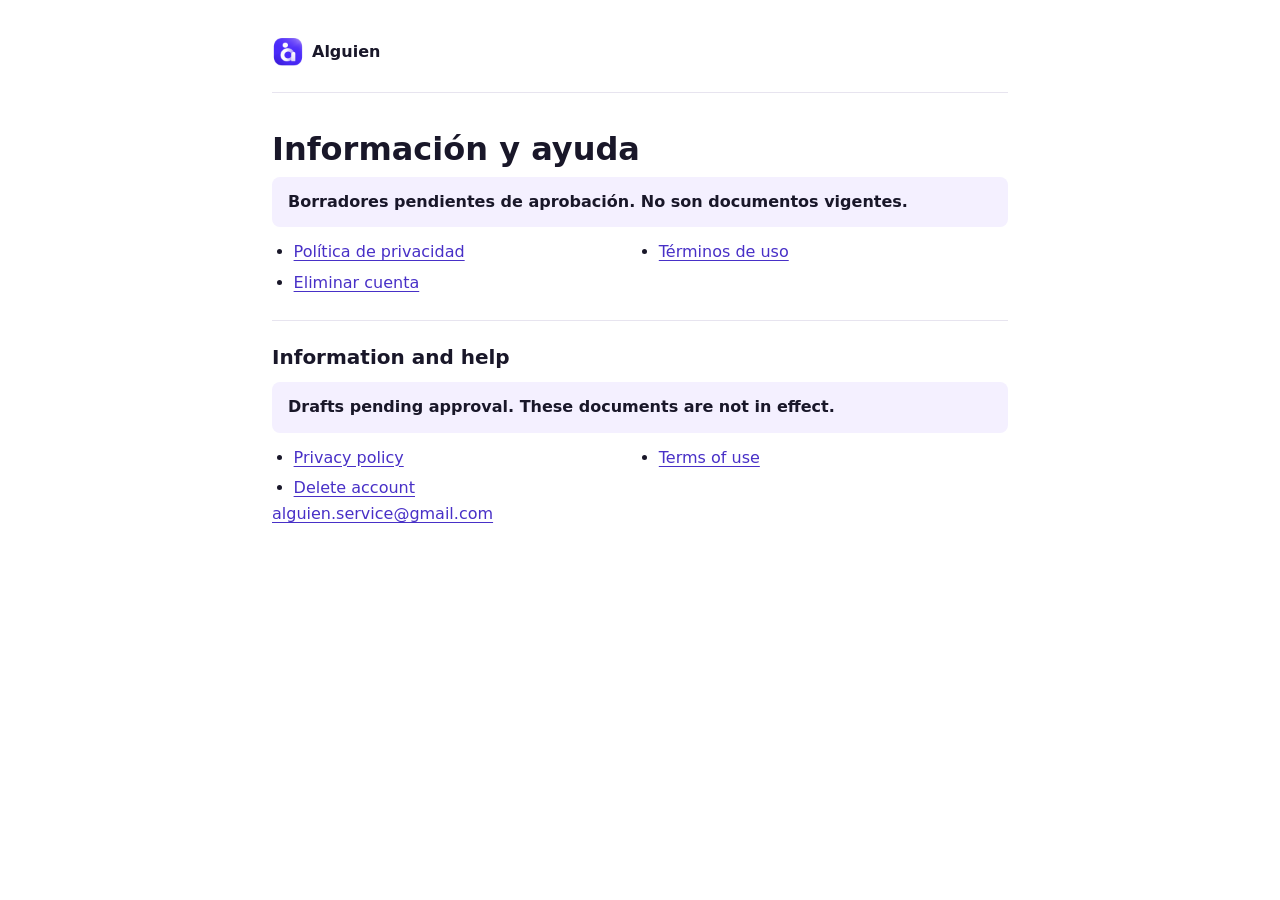
<file: index.html>
<!doctype html>
<html lang="es">
<meta charset="utf-8">
<meta name="viewport" content="width=device-width, initial-scale=1">
<meta name="robots" content="noindex, nofollow">
<title>Alguien</title>
<link rel="stylesheet" href="legal.css">
<main>
<header class="page-header"><span class="brand">Alguien</span></header>
<nav class="index" aria-label="Español" lang="es">
<h1>Información y ayuda</h1>
<p class="draft">Borradores pendientes de aprobación. No son documentos vigentes.</p>
<ul><li><a href="privacidad/">Política de privacidad</a></li>
<li><a href="terminos/">Términos de uso</a></li>
<li><a href="eliminar-cuenta/">Eliminar cuenta</a></li></ul>
</nav>
<nav class="index" aria-label="English" lang="en">
<h2>Information and help</h2>
<p class="draft">Drafts pending approval. These documents are not in effect.</p>
<ul><li><a href="en/privacy/">Privacy policy</a></li>
<li><a href="en/terms/">Terms of use</a></li>
<li><a href="en/delete-account/">Delete account</a></li></ul>
</nav>
<p><a href="mailto:alguien.service@gmail.com">alguien.service@gmail.com</a></p>
</main></html>
</file>
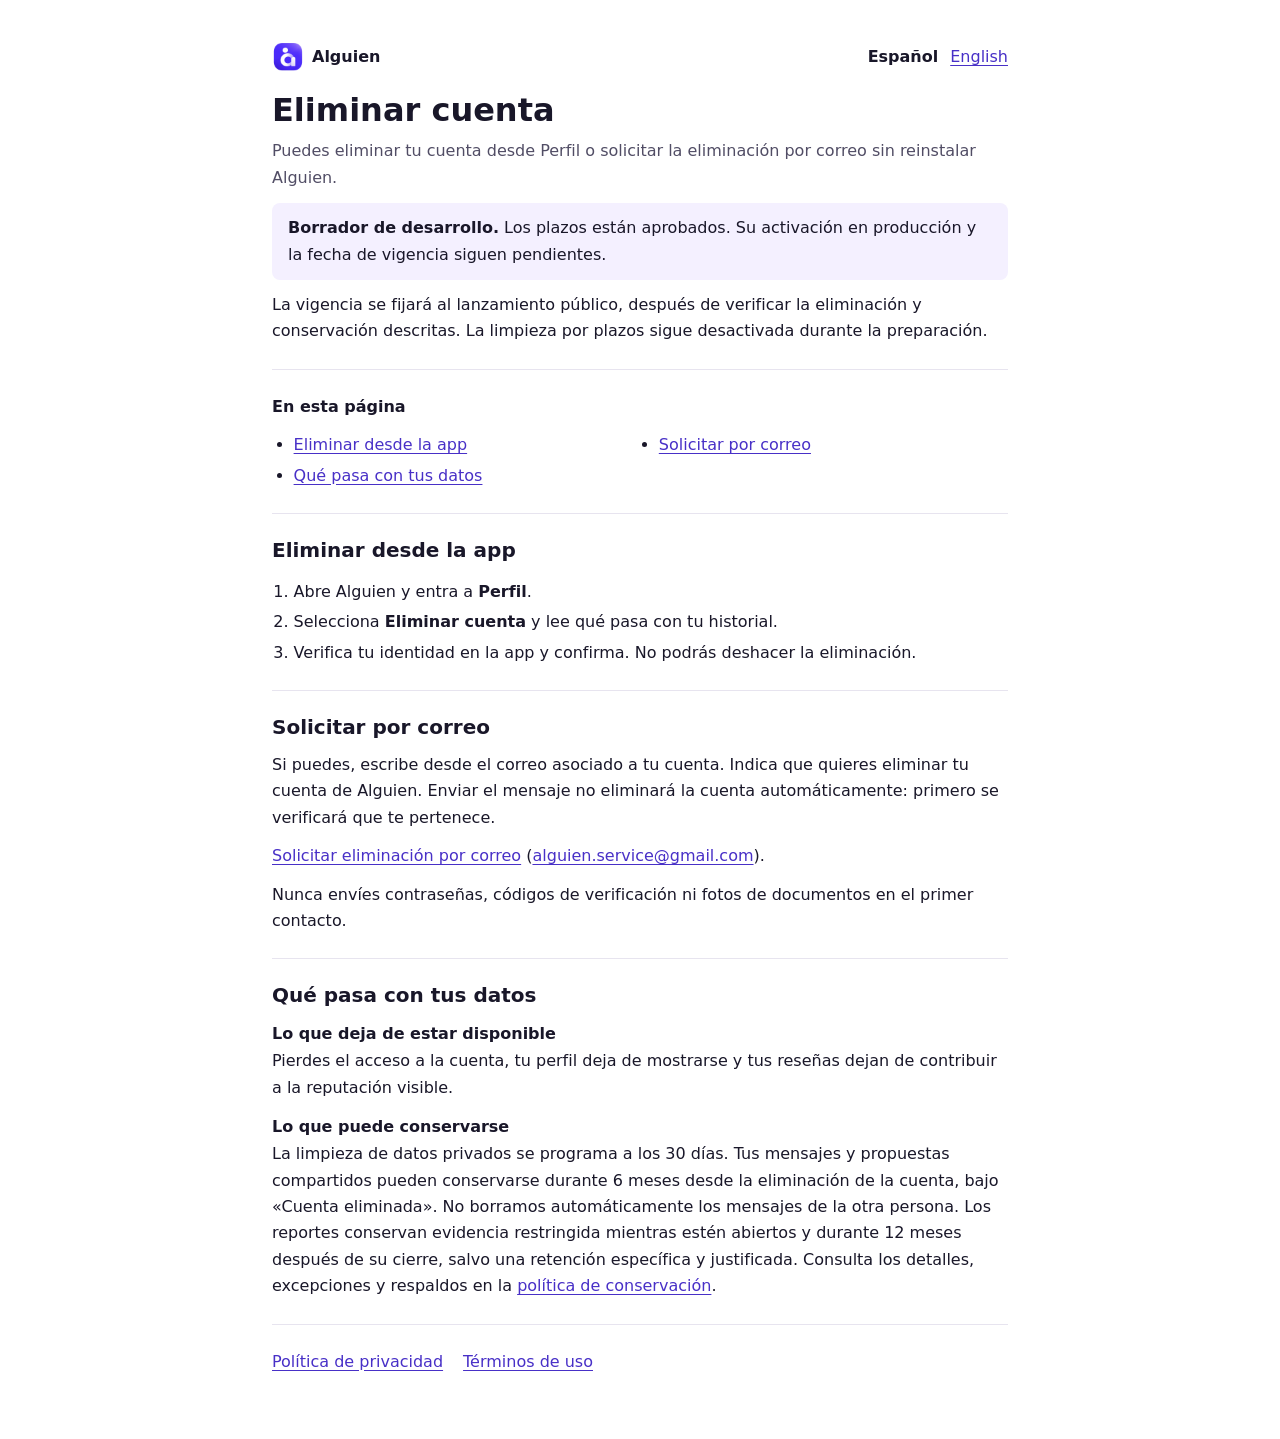
<file: eliminar-cuenta/index.html>
<!doctype html>
<html lang="es">
<meta charset="utf-8">
<meta name="viewport" content="width=device-width, initial-scale=1">
<meta name="robots" content="noindex, nofollow">
<title>Eliminar cuenta | Alguien</title>
<link rel="stylesheet" href="../legal.css?v=2">
<main>
  <header class="page-header">
    <a class="brand" href="../">Alguien</a>
    <nav class="languages" aria-label="Idioma">
      <span aria-current="page">Español</span>
      <a href="../en/delete-account/" lang="en" hreflang="en">English</a>
    </nav>
  </header>
  <h1>Eliminar cuenta</h1>
  <p class="summary">Puedes eliminar tu cuenta desde Perfil o solicitar la eliminación por correo sin reinstalar Alguien.</p>
  <p class="draft"><strong>Borrador de desarrollo.</strong> Los plazos están aprobados. Su activación en producción y la fecha de vigencia siguen pendientes.</p>
  <p>La vigencia se fijará al lanzamiento público, después de verificar la eliminación y conservación descritas. La limpieza por plazos sigue desactivada durante la preparación.</p>
  <nav class="index" aria-label="En esta página">
    <p>En esta página</p>
    <ul>
      <li><a href="#desde-la-app">Eliminar desde la app</a></li>
      <li><a href="#por-correo">Solicitar por correo</a></li>
      <li><a href="#despues">Qué pasa con tus datos</a></li>
    </ul>
  </nav>
  <section id="desde-la-app">
    <h2>Eliminar desde la app</h2>
    <ol>
      <li>Abre Alguien y entra a <strong>Perfil</strong>.</li>
      <li>Selecciona <strong>Eliminar cuenta</strong> y lee qué pasa con tu historial.</li>
      <li>Verifica tu identidad en la app y confirma. No podrás deshacer la eliminación.</li>
    </ol>
  </section>
  <section id="por-correo">
    <h2>Solicitar por correo</h2>
    <p>Si puedes, escribe desde el correo asociado a tu cuenta. Indica que quieres eliminar tu cuenta de Alguien. Enviar el mensaje no eliminará la cuenta automáticamente: primero se verificará que te pertenece.</p>
    <p><a href="mailto:alguien.service@gmail.com?subject=Solicitud%20de%20eliminaci%C3%B3n%20de%20cuenta%20de%20Alguien">Solicitar eliminación por correo</a> (<a href="mailto:alguien.service@gmail.com">alguien.service@gmail.com</a>).</p>
    <p>Nunca envíes contraseñas, códigos de verificación ni fotos de documentos en el primer contacto.</p>
  </section>
  <section id="despues">
    <h2>Qué pasa con tus datos</h2>
    <h3>Lo que deja de estar disponible</h3>
    <p>Pierdes el acceso a la cuenta, tu perfil deja de mostrarse y tus reseñas dejan de contribuir a la reputación visible.</p>
    <h3>Lo que puede conservarse</h3>
    <p>La limpieza de datos privados se programa a los 30 días. Tus mensajes y propuestas compartidos pueden conservarse durante 6 meses desde la eliminación de la cuenta, bajo «Cuenta eliminada». No borramos automáticamente los mensajes de la otra persona. Los reportes conservan evidencia restringida mientras estén abiertos y durante 12 meses después de su cierre, salvo una retención específica y justificada. Consulta los detalles, excepciones y respaldos en la <a href="../privacidad/#conservacion">política de conservación</a>.</p>
  </section>
  <nav class="related" aria-label="Documentos relacionados">
    <a href="../privacidad/">Política de privacidad</a>
    <a href="../terminos/">Términos de uso</a>
  </nav>
</main>
</html>
</file>
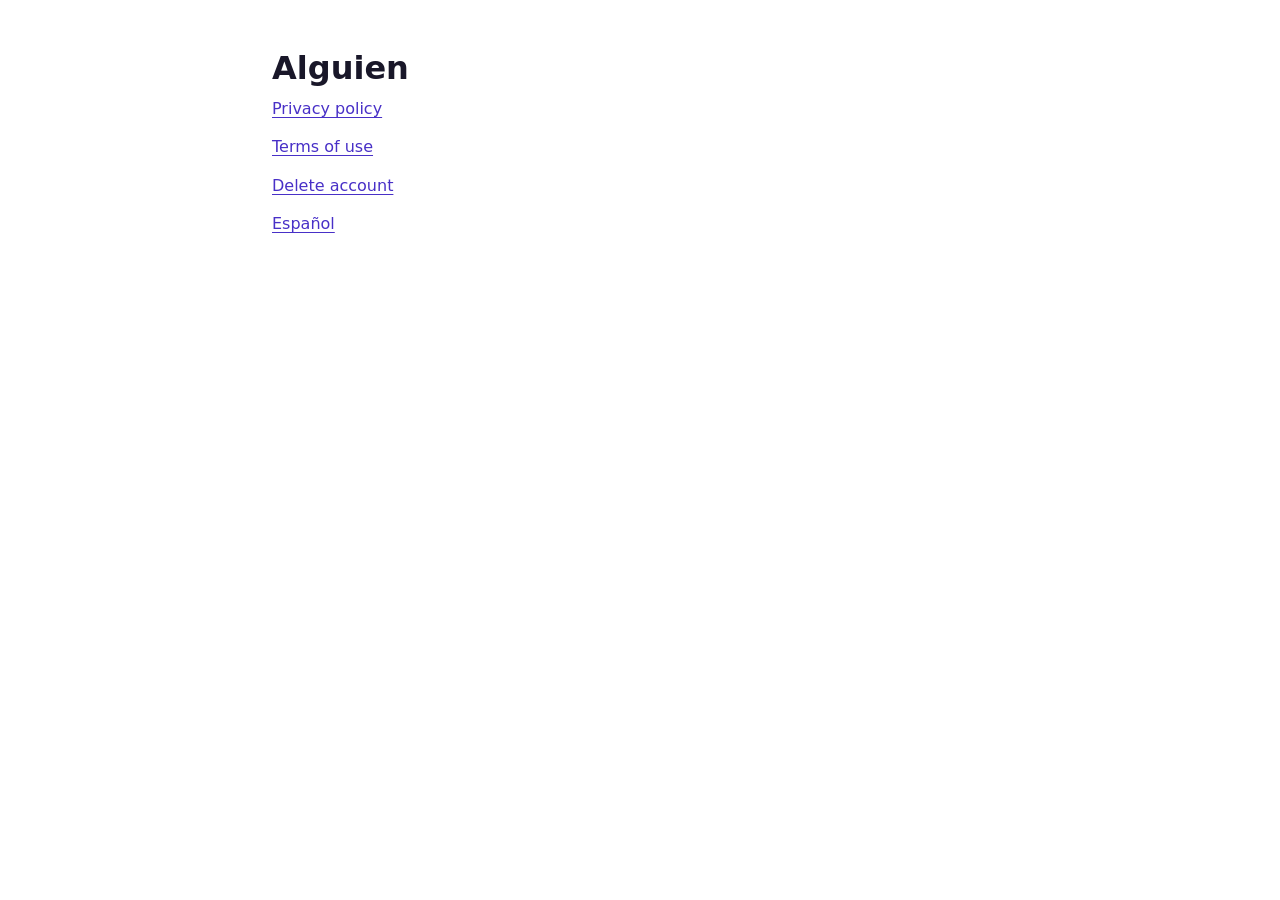
<file: en/index.html>
<!doctype html>
<html lang="en"><meta charset="utf-8">
<meta name="viewport" content="width=device-width, initial-scale=1">
<meta name="robots" content="noindex, nofollow">
<title>Alguien</title><link rel="stylesheet" href="../legal.css">
<main><h1>Alguien</h1><nav aria-label="Legal documents">
<p><a href="privacy/">Privacy policy</a></p>
<p><a href="terms/">Terms of use</a></p>
<p><a href="delete-account/">Delete account</a></p>
<p><a href="../" lang="es">Español</a></p>
</nav></main></html>
</file>
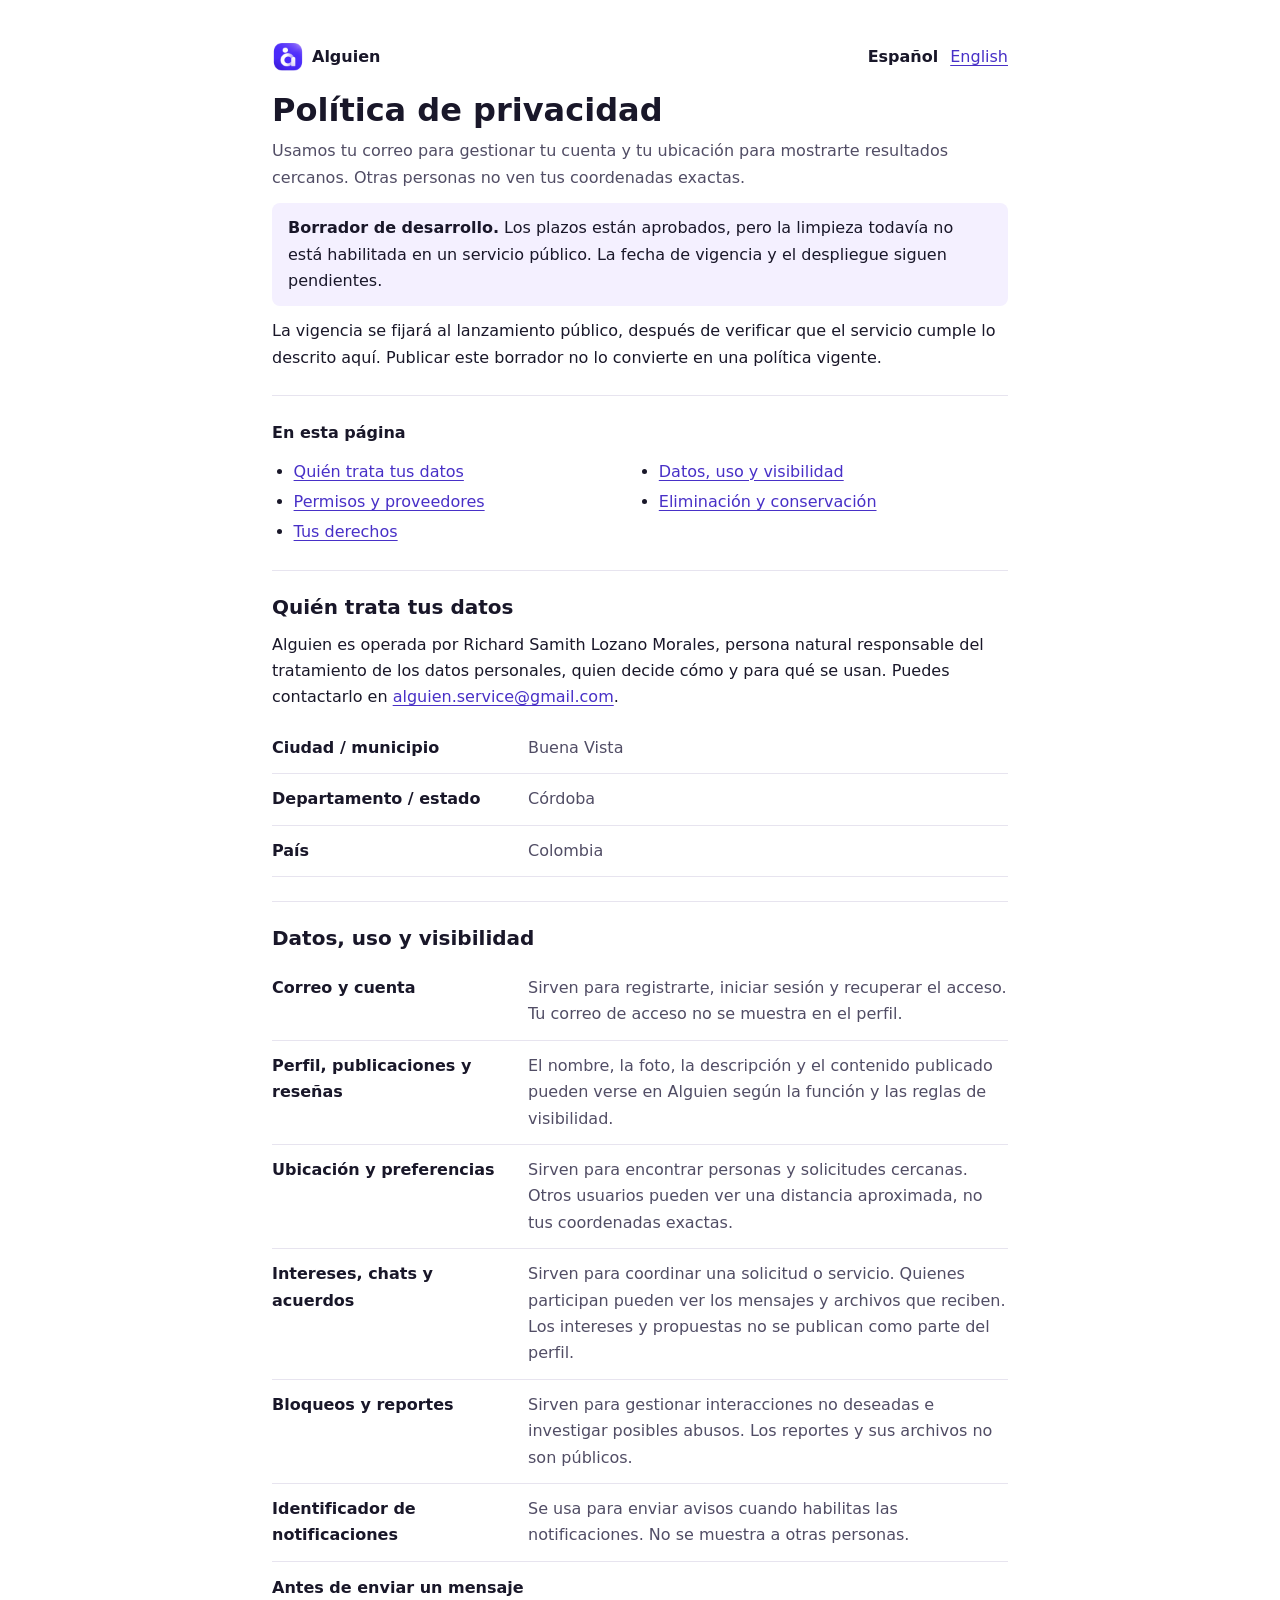
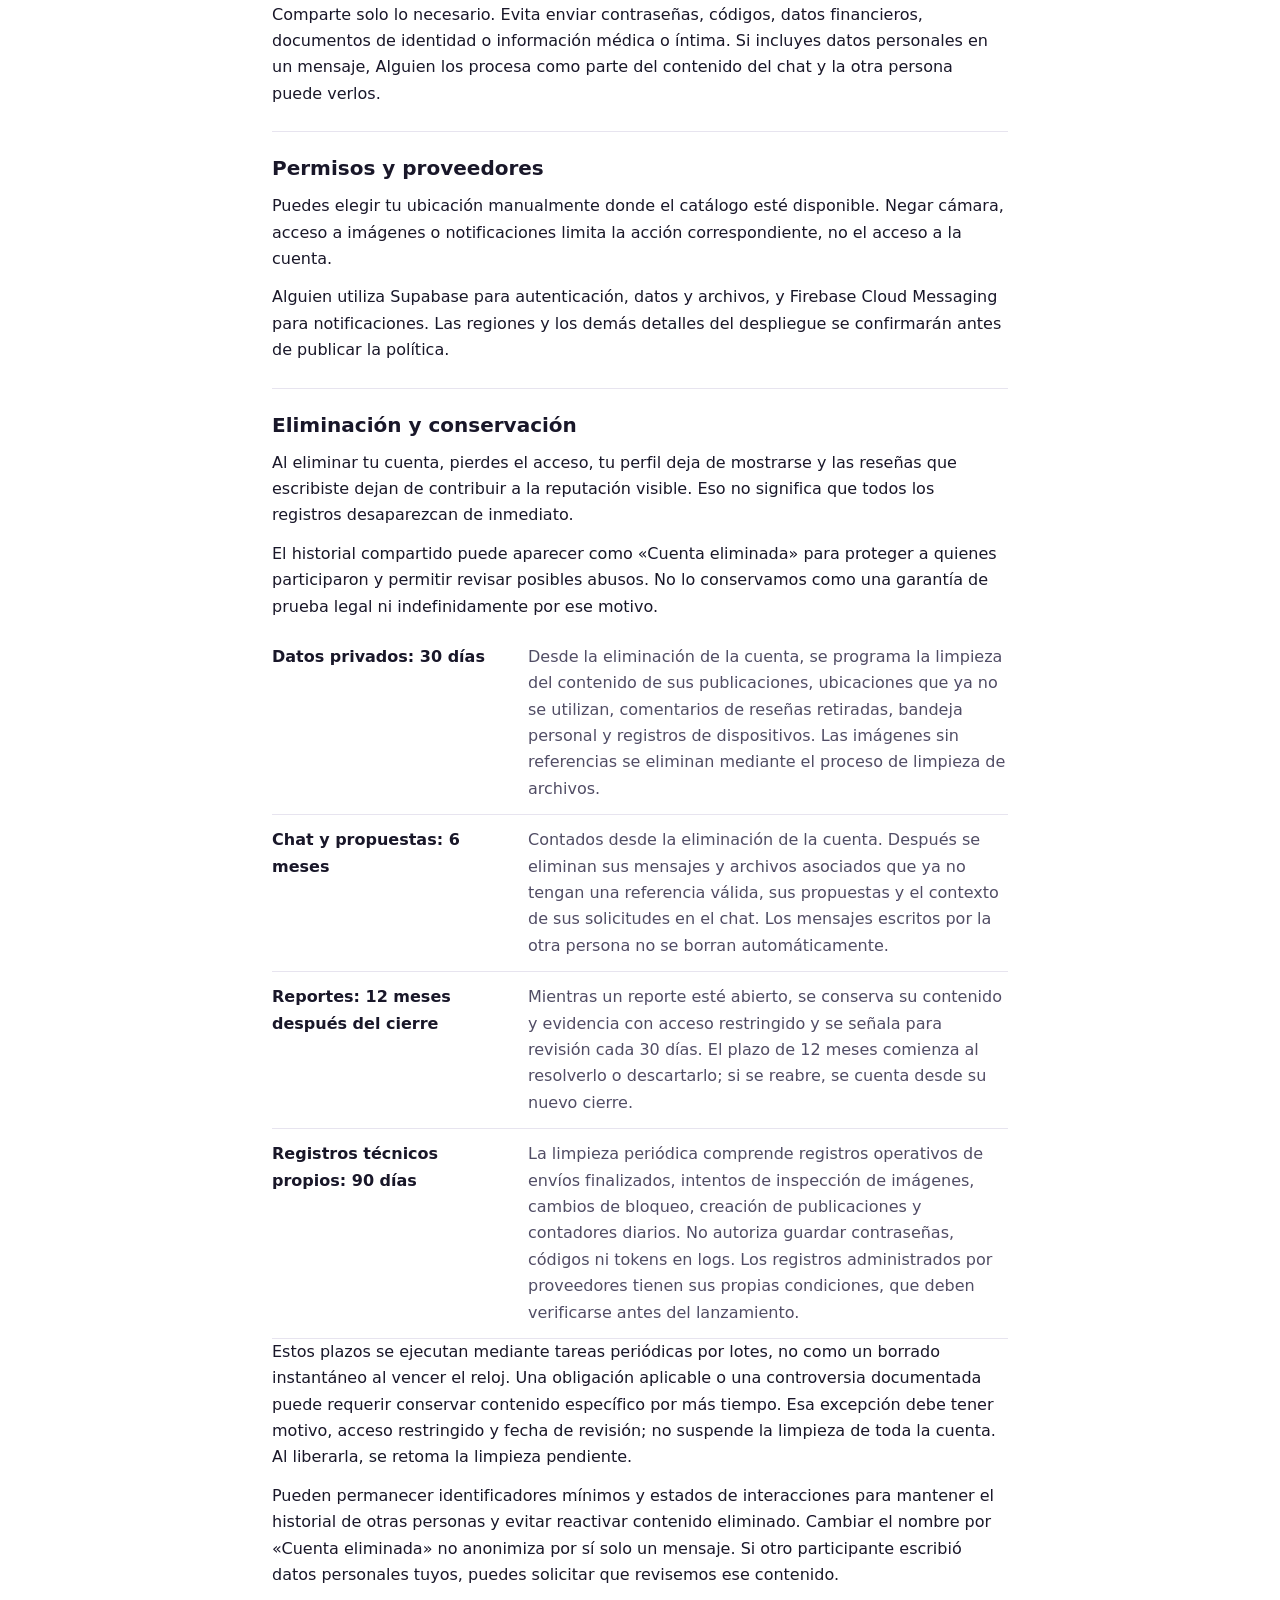
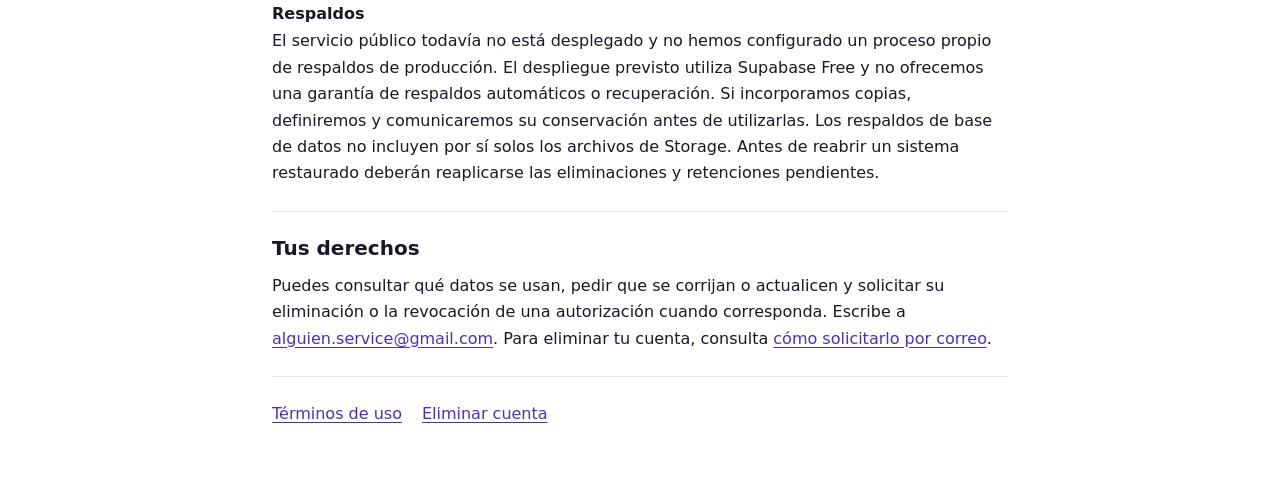
<file: privacidad/index.html>
<!doctype html>
<html lang="es">
<meta charset="utf-8">
<meta name="viewport" content="width=device-width, initial-scale=1">
<meta name="robots" content="noindex, nofollow">
<title>Política de privacidad | Alguien</title>
<link rel="stylesheet" href="../legal.css?v=2">
<main>
  <header class="page-header">
    <a class="brand" href="../">Alguien</a>
    <nav class="languages" aria-label="Idioma">
      <span aria-current="page">Español</span>
      <a href="../en/privacy/" lang="en" hreflang="en">English</a>
    </nav>
  </header>
  <h1>Política de privacidad</h1>
  <p class="summary">Usamos tu correo para gestionar tu cuenta y tu ubicación para mostrarte resultados cercanos. Otras personas no ven tus coordenadas exactas.</p>
  <p class="draft"><strong>Borrador de desarrollo.</strong> Los plazos están aprobados, pero la limpieza todavía no está habilitada en un servicio público. La fecha de vigencia y el despliegue siguen pendientes.</p>
  <p>La vigencia se fijará al lanzamiento público, después de verificar que el servicio cumple lo descrito aquí. Publicar este borrador no lo convierte en una política vigente.</p>
  <nav class="index" aria-label="En esta página">
    <p>En esta página</p>
    <ul>
      <li><a href="#responsable">Quién trata tus datos</a></li>
      <li><a href="#datos">Datos, uso y visibilidad</a></li>
      <li><a href="#permisos">Permisos y proveedores</a></li>
      <li><a href="#conservacion">Eliminación y conservación</a></li>
      <li><a href="#derechos">Tus derechos</a></li>
    </ul>
  </nav>
  <section id="responsable">
    <h2>Quién trata tus datos</h2>
    <p>Alguien es operada por Richard Samith Lozano Morales, persona natural responsable del tratamiento de los datos personales, quien decide cómo y para qué se usan. Puedes contactarlo en <a href="mailto:alguien.service@gmail.com">alguien.service@gmail.com</a>.</p>
    <dl class="data-list">
      <div><dt>Ciudad / municipio</dt><dd>Buena Vista</dd></div>
      <div><dt>Departamento / estado</dt><dd>Córdoba</dd></div>
      <div><dt>País</dt><dd>Colombia</dd></div>
    </dl>
  </section>
  <section id="datos">
    <h2>Datos, uso y visibilidad</h2>
    <dl class="data-list">
      <div><dt>Correo y cuenta</dt><dd>Sirven para registrarte, iniciar sesión y recuperar el acceso. Tu correo de acceso no se muestra en el perfil.</dd></div>
      <div><dt>Perfil, publicaciones y reseñas</dt><dd>El nombre, la foto, la descripción y el contenido publicado pueden verse en Alguien según la función y las reglas de visibilidad.</dd></div>
      <div><dt>Ubicación y preferencias</dt><dd>Sirven para encontrar personas y solicitudes cercanas. Otros usuarios pueden ver una distancia aproximada, no tus coordenadas exactas.</dd></div>
      <div><dt>Intereses, chats y acuerdos</dt><dd>Sirven para coordinar una solicitud o servicio. Quienes participan pueden ver los mensajes y archivos que reciben. Los intereses y propuestas no se publican como parte del perfil.</dd></div>
      <div><dt>Bloqueos y reportes</dt><dd>Sirven para gestionar interacciones no deseadas e investigar posibles abusos. Los reportes y sus archivos no son públicos.</dd></div>
      <div><dt>Identificador de notificaciones</dt><dd>Se usa para enviar avisos cuando habilitas las notificaciones. No se muestra a otras personas.</dd></div>
    </dl>
    <h3>Antes de enviar un mensaje</h3>
    <p>Comparte solo lo necesario. Evita enviar contraseñas, códigos, datos financieros, documentos de identidad o información médica o íntima. Si incluyes datos personales en un mensaje, Alguien los procesa como parte del contenido del chat y la otra persona puede verlos.</p>
  </section>
  <section id="permisos">
    <h2>Permisos y proveedores</h2>
    <p>Puedes elegir tu ubicación manualmente donde el catálogo esté disponible. Negar cámara, acceso a imágenes o notificaciones limita la acción correspondiente, no el acceso a la cuenta.</p>
    <p>Alguien utiliza Supabase para autenticación, datos y archivos, y Firebase Cloud Messaging para notificaciones. Las regiones y los demás detalles del despliegue se confirmarán antes de publicar la política.</p>
  </section>
  <section id="conservacion">
    <h2>Eliminación y conservación</h2>
    <p>Al eliminar tu cuenta, pierdes el acceso, tu perfil deja de mostrarse y las reseñas que escribiste dejan de contribuir a la reputación visible. Eso no significa que todos los registros desaparezcan de inmediato.</p>
    <p>El historial compartido puede aparecer como «Cuenta eliminada» para proteger a quienes participaron y permitir revisar posibles abusos. No lo conservamos como una garantía de prueba legal ni indefinidamente por ese motivo.</p>
    <dl class="data-list">
      <div><dt>Datos privados: 30 días</dt><dd>Desde la eliminación de la cuenta, se programa la limpieza del contenido de sus publicaciones, ubicaciones que ya no se utilizan, comentarios de reseñas retiradas, bandeja personal y registros de dispositivos. Las imágenes sin referencias se eliminan mediante el proceso de limpieza de archivos.</dd></div>
      <div><dt>Chat y propuestas: 6 meses</dt><dd>Contados desde la eliminación de la cuenta. Después se eliminan sus mensajes y archivos asociados que ya no tengan una referencia válida, sus propuestas y el contexto de sus solicitudes en el chat. Los mensajes escritos por la otra persona no se borran automáticamente.</dd></div>
      <div><dt>Reportes: 12 meses después del cierre</dt><dd>Mientras un reporte esté abierto, se conserva su contenido y evidencia con acceso restringido y se señala para revisión cada 30 días. El plazo de 12 meses comienza al resolverlo o descartarlo; si se reabre, se cuenta desde su nuevo cierre.</dd></div>
      <div><dt>Registros técnicos propios: 90 días</dt><dd>La limpieza periódica comprende registros operativos de envíos finalizados, intentos de inspección de imágenes, cambios de bloqueo, creación de publicaciones y contadores diarios. No autoriza guardar contraseñas, códigos ni tokens en logs. Los registros administrados por proveedores tienen sus propias condiciones, que deben verificarse antes del lanzamiento.</dd></div>
    </dl>
    <p>Estos plazos se ejecutan mediante tareas periódicas por lotes, no como un borrado instantáneo al vencer el reloj. Una obligación aplicable o una controversia documentada puede requerir conservar contenido específico por más tiempo. Esa excepción debe tener motivo, acceso restringido y fecha de revisión; no suspende la limpieza de toda la cuenta. Al liberarla, se retoma la limpieza pendiente.</p>
    <p>Pueden permanecer identificadores mínimos y estados de interacciones para mantener el historial de otras personas y evitar reactivar contenido eliminado. Cambiar el nombre por «Cuenta eliminada» no anonimiza por sí solo un mensaje. Si otro participante escribió datos personales tuyos, puedes solicitar que revisemos ese contenido.</p>
    <h3>Respaldos</h3>
    <p>El servicio público todavía no está desplegado y no hemos configurado un proceso propio de respaldos de producción. El despliegue previsto utiliza Supabase Free y no ofrecemos una garantía de respaldos automáticos o recuperación. Si incorporamos copias, definiremos y comunicaremos su conservación antes de utilizarlas. Los respaldos de base de datos no incluyen por sí solos los archivos de Storage. Antes de reabrir un sistema restaurado deberán reaplicarse las eliminaciones y retenciones pendientes.</p>
  </section>
  <section id="derechos">
    <h2>Tus derechos</h2>
    <p>Puedes consultar qué datos se usan, pedir que se corrijan o actualicen y solicitar su eliminación o la revocación de una autorización cuando corresponda. Escribe a <a href="mailto:alguien.service@gmail.com">alguien.service@gmail.com</a>. Para eliminar tu cuenta, consulta <a href="../eliminar-cuenta/#por-correo">cómo solicitarlo por correo</a>.</p>
  </section>
  <nav class="related" aria-label="Documentos relacionados">
    <a href="../terminos/">Términos de uso</a>
    <a href="../eliminar-cuenta/">Eliminar cuenta</a>
  </nav>
</main>
</html>
</file>
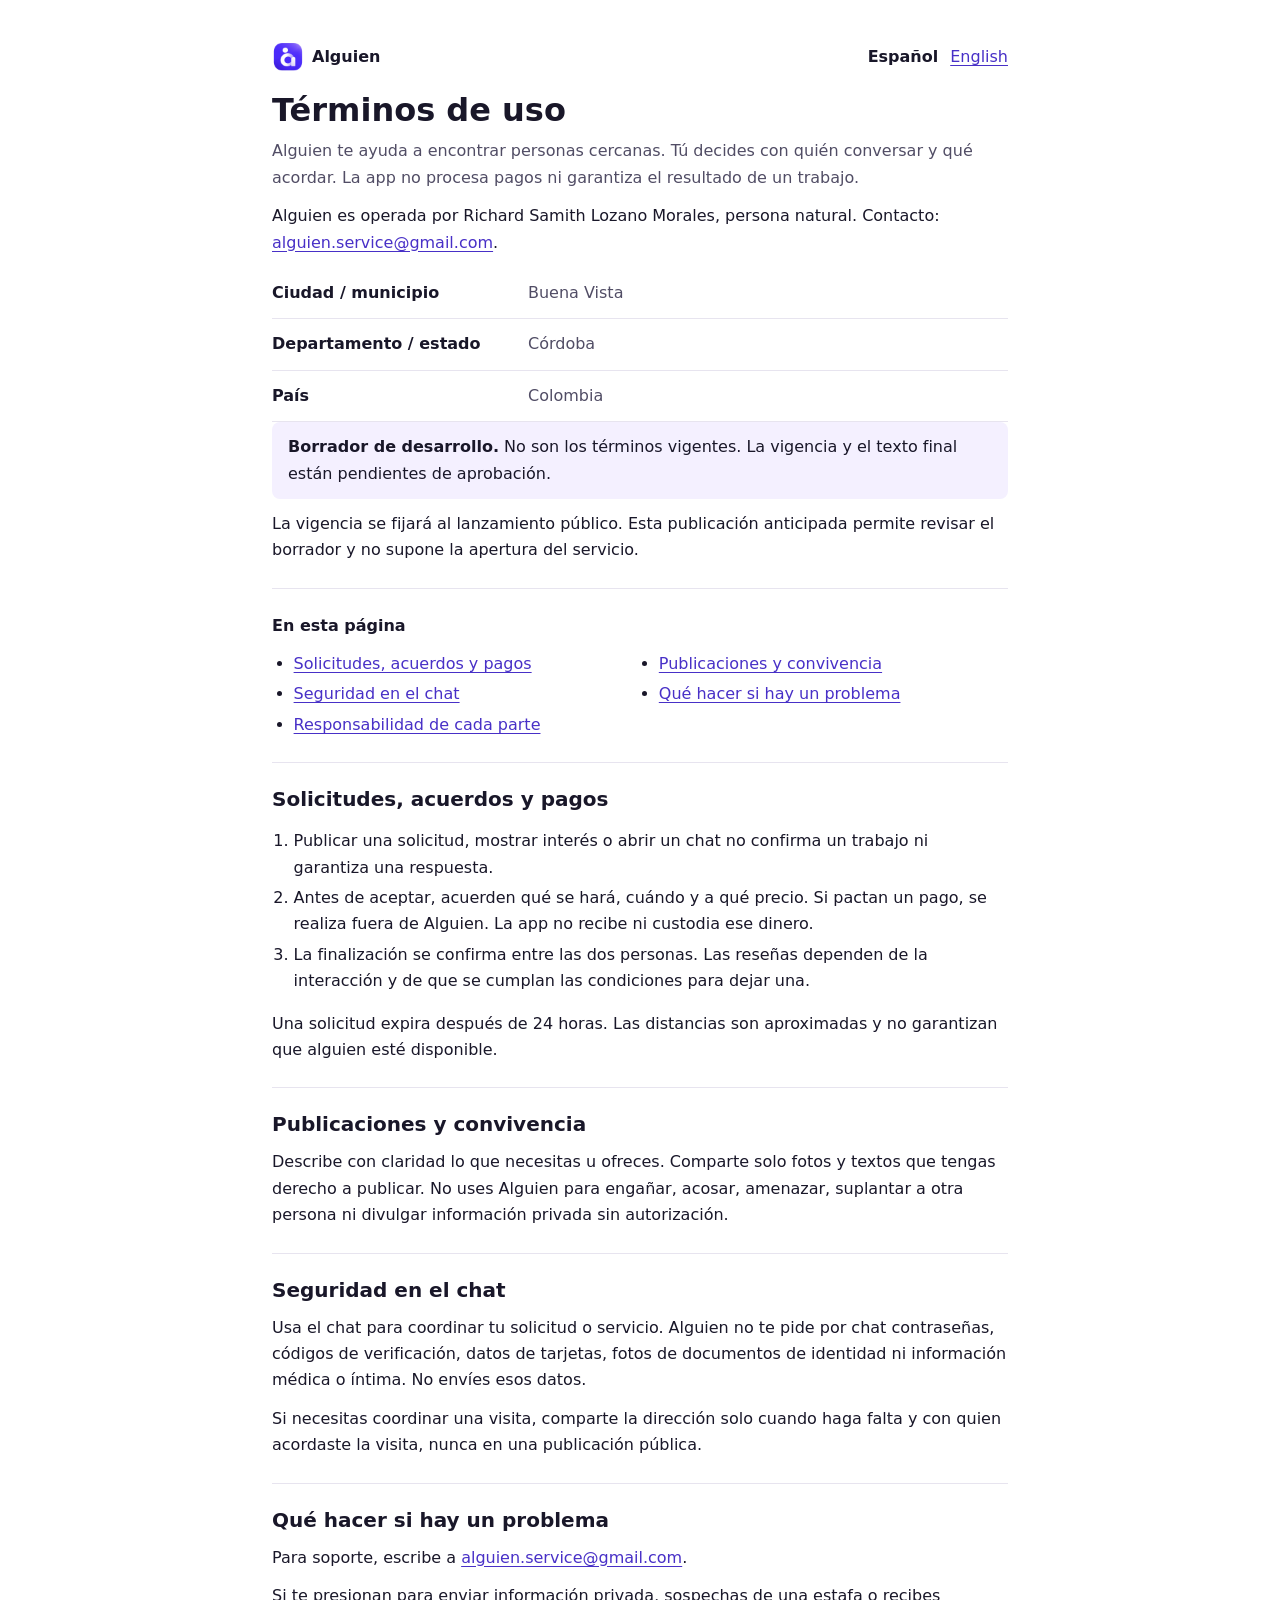
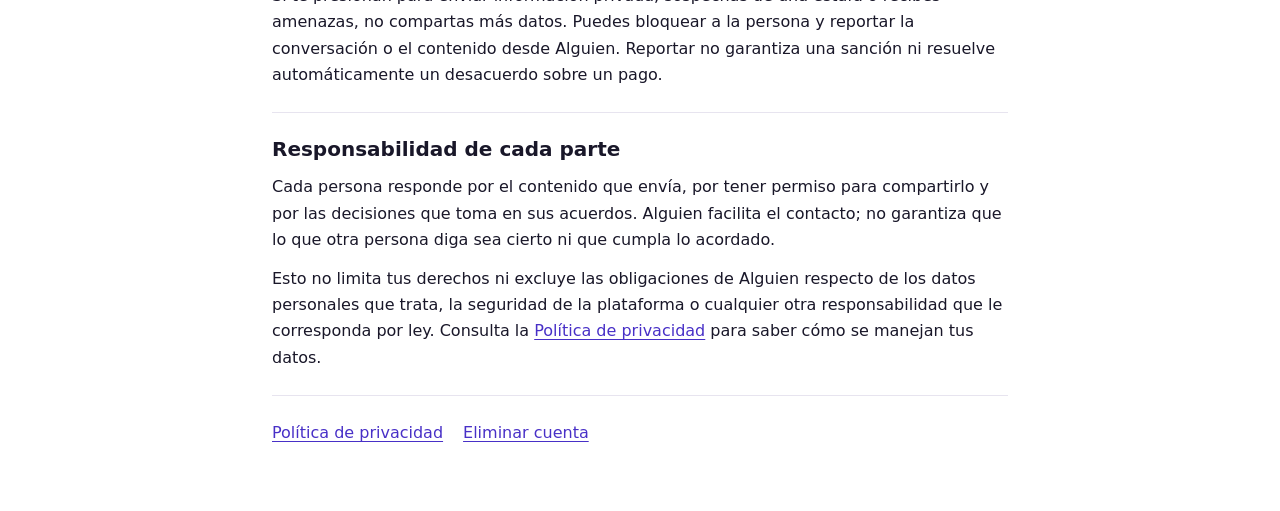
<file: terminos/index.html>
<!doctype html>
<html lang="es">
<meta charset="utf-8">
<meta name="viewport" content="width=device-width, initial-scale=1">
<meta name="robots" content="noindex, nofollow">
<title>Términos de uso | Alguien</title>
<link rel="stylesheet" href="../legal.css?v=2">
<main>
  <header class="page-header">
    <a class="brand" href="../">Alguien</a>
    <nav class="languages" aria-label="Idioma">
      <span aria-current="page">Español</span>
      <a href="../en/terms/" lang="en" hreflang="en">English</a>
    </nav>
  </header>
  <h1>Términos de uso</h1>
  <p class="summary">Alguien te ayuda a encontrar personas cercanas. Tú decides con quién conversar y qué acordar. La app no procesa pagos ni garantiza el resultado de un trabajo.</p>
  <p>Alguien es operada por Richard Samith Lozano Morales, persona natural. Contacto: <a href="mailto:alguien.service@gmail.com">alguien.service@gmail.com</a>.</p>
  <dl class="data-list">
    <div><dt>Ciudad / municipio</dt><dd>Buena Vista</dd></div>
    <div><dt>Departamento / estado</dt><dd>Córdoba</dd></div>
    <div><dt>País</dt><dd>Colombia</dd></div>
  </dl>
  <p class="draft"><strong>Borrador de desarrollo.</strong> No son los términos vigentes. La vigencia y el texto final están pendientes de aprobación.</p>
  <p>La vigencia se fijará al lanzamiento público. Esta publicación anticipada permite revisar el borrador y no supone la apertura del servicio.</p>
  <nav class="index" aria-label="En esta página">
    <p>En esta página</p>
    <ul>
      <li><a href="#acuerdos">Solicitudes, acuerdos y pagos</a></li>
      <li><a href="#convivencia">Publicaciones y convivencia</a></li>
      <li><a href="#chat">Seguridad en el chat</a></li>
      <li><a href="#problemas">Qué hacer si hay un problema</a></li>
      <li><a href="#responsabilidad">Responsabilidad de cada parte</a></li>
    </ul>
  </nav>
  <section id="acuerdos">
    <h2>Solicitudes, acuerdos y pagos</h2>
    <ol>
      <li>Publicar una solicitud, mostrar interés o abrir un chat no confirma un trabajo ni garantiza una respuesta.</li>
      <li>Antes de aceptar, acuerden qué se hará, cuándo y a qué precio. Si pactan un pago, se realiza fuera de Alguien. La app no recibe ni custodia ese dinero.</li>
      <li>La finalización se confirma entre las dos personas. Las reseñas dependen de la interacción y de que se cumplan las condiciones para dejar una.</li>
    </ol>
    <p>Una solicitud expira después de 24 horas. Las distancias son aproximadas y no garantizan que alguien esté disponible.</p>
  </section>
  <section id="convivencia">
    <h2>Publicaciones y convivencia</h2>
    <p>Describe con claridad lo que necesitas u ofreces. Comparte solo fotos y textos que tengas derecho a publicar. No uses Alguien para engañar, acosar, amenazar, suplantar a otra persona ni divulgar información privada sin autorización.</p>
  </section>
  <section id="chat">
    <h2>Seguridad en el chat</h2>
    <p>Usa el chat para coordinar tu solicitud o servicio. Alguien no te pide por chat contraseñas, códigos de verificación, datos de tarjetas, fotos de documentos de identidad ni información médica o íntima. No envíes esos datos.</p>
    <p>Si necesitas coordinar una visita, comparte la dirección solo cuando haga falta y con quien acordaste la visita, nunca en una publicación pública.</p>
  </section>
  <section id="problemas">
    <h2>Qué hacer si hay un problema</h2>
    <p>Para soporte, escribe a <a href="mailto:alguien.service@gmail.com">alguien.service@gmail.com</a>.</p>
    <p>Si te presionan para enviar información privada, sospechas de una estafa o recibes amenazas, no compartas más datos. Puedes bloquear a la persona y reportar la conversación o el contenido desde Alguien. Reportar no garantiza una sanción ni resuelve automáticamente un desacuerdo sobre un pago.</p>
  </section>
  <section id="responsabilidad">
    <h2>Responsabilidad de cada parte</h2>
    <p>Cada persona responde por el contenido que envía, por tener permiso para compartirlo y por las decisiones que toma en sus acuerdos. Alguien facilita el contacto; no garantiza que lo que otra persona diga sea cierto ni que cumpla lo acordado.</p>
    <p>Esto no limita tus derechos ni excluye las obligaciones de Alguien respecto de los datos personales que trata, la seguridad de la plataforma o cualquier otra responsabilidad que le corresponda por ley. Consulta la <a href="../privacidad/">Política de privacidad</a> para saber cómo se manejan tus datos.</p>
  </section>
  <nav class="related" aria-label="Documentos relacionados">
    <a href="../privacidad/">Política de privacidad</a>
    <a href="../eliminar-cuenta/">Eliminar cuenta</a>
  </nav>
</main>
</html>
</file>
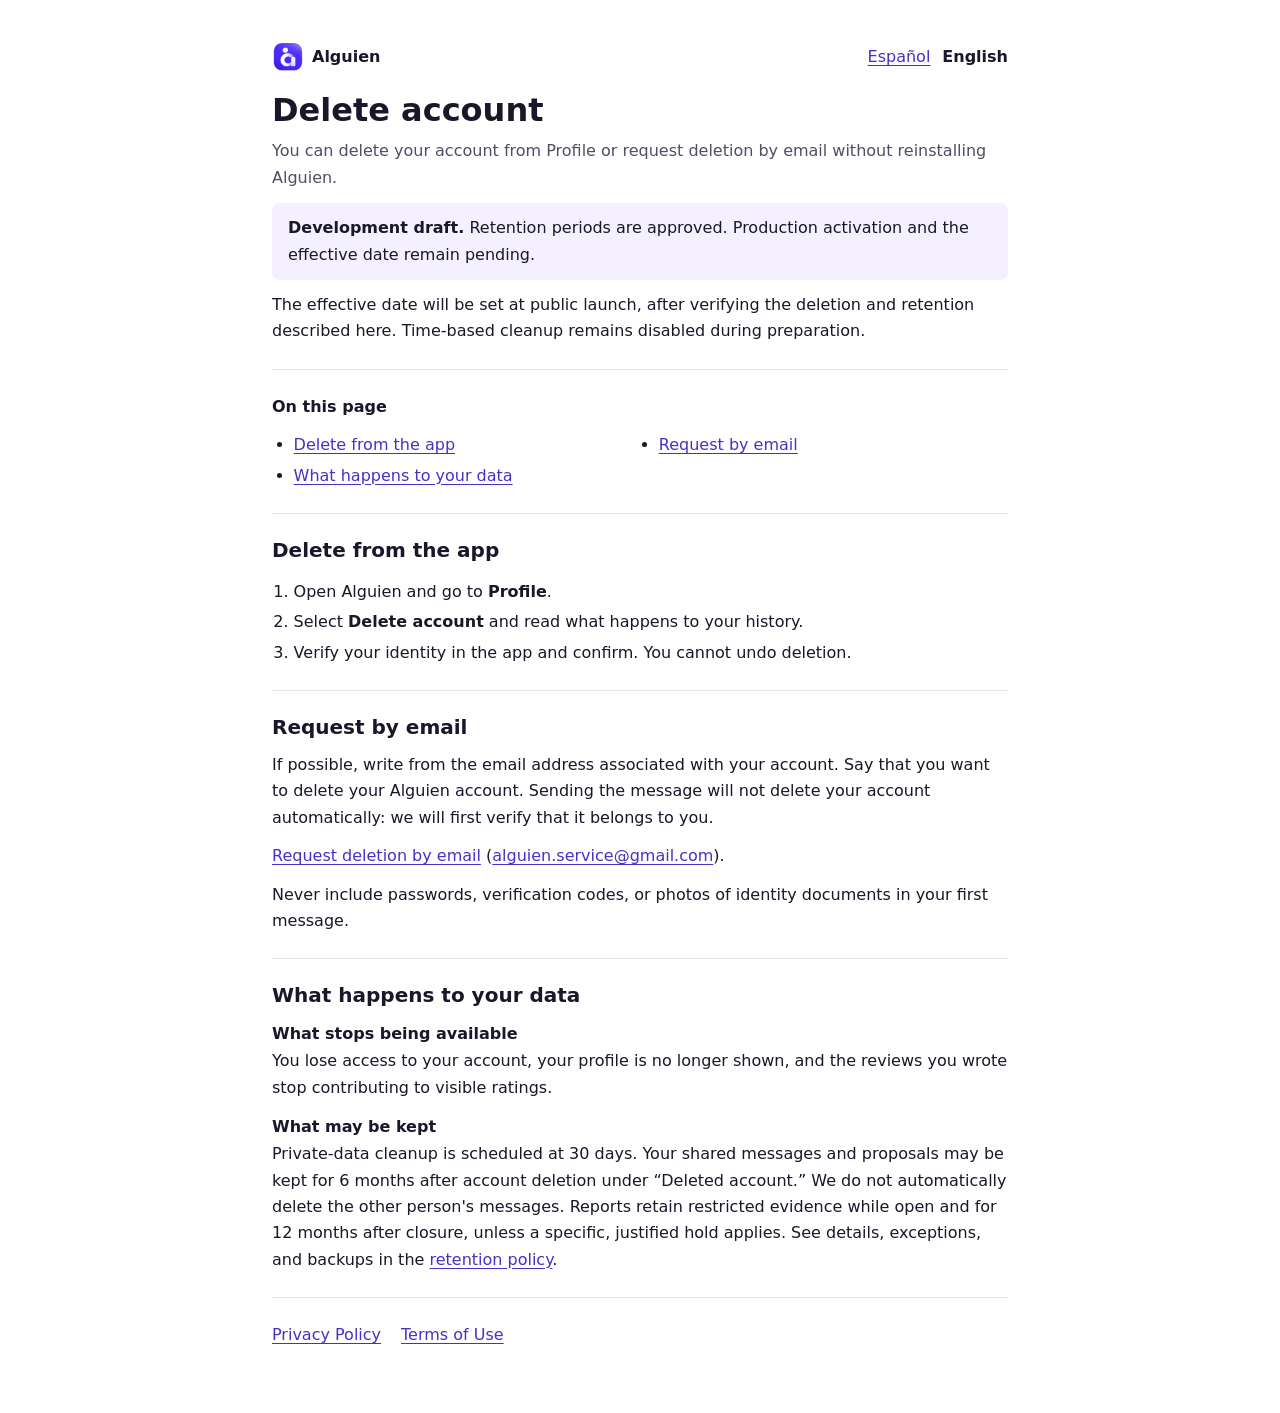
<file: en/delete-account/index.html>
<!doctype html>
<html lang="en">
<meta charset="utf-8">
<meta name="viewport" content="width=device-width, initial-scale=1">
<meta name="robots" content="noindex, nofollow">
<title>Delete account | Alguien</title>
<link rel="stylesheet" href="../../legal.css?v=2">
<main>
  <header class="page-header">
    <a class="brand" href="../../">Alguien</a>
    <nav class="languages" aria-label="Language">
      <a href="../../eliminar-cuenta/" lang="es" hreflang="es">Español</a>
      <span aria-current="page">English</span>
    </nav>
  </header>
  <h1>Delete account</h1>
  <p class="summary">You can delete your account from Profile or request deletion by email without reinstalling Alguien.</p>
  <p class="draft"><strong>Development draft.</strong> Retention periods are approved. Production activation and the effective date remain pending.</p>
  <p>The effective date will be set at public launch, after verifying the deletion and retention described here. Time-based cleanup remains disabled during preparation.</p>
  <nav class="index" aria-label="On this page">
    <p>On this page</p>
    <ul>
      <li><a href="#in-app">Delete from the app</a></li>
      <li><a href="#email">Request by email</a></li>
      <li><a href="#afterward">What happens to your data</a></li>
    </ul>
  </nav>
  <section id="in-app">
    <h2>Delete from the app</h2>
    <ol>
      <li>Open Alguien and go to <strong>Profile</strong>.</li>
      <li>Select <strong>Delete account</strong> and read what happens to your history.</li>
      <li>Verify your identity in the app and confirm. You cannot undo deletion.</li>
    </ol>
  </section>
  <section id="email">
    <h2>Request by email</h2>
    <p>If possible, write from the email address associated with your account. Say that you want to delete your Alguien account. Sending the message will not delete your account automatically: we will first verify that it belongs to you.</p>
    <p><a href="mailto:alguien.service@gmail.com?subject=Alguien%20account%20deletion%20request">Request deletion by email</a> (<a href="mailto:alguien.service@gmail.com">alguien.service@gmail.com</a>).</p>
    <p>Never include passwords, verification codes, or photos of identity documents in your first message.</p>
  </section>
  <section id="afterward">
    <h2>What happens to your data</h2>
    <h3>What stops being available</h3>
    <p>You lose access to your account, your profile is no longer shown, and the reviews you wrote stop contributing to visible ratings.</p>
    <h3>What may be kept</h3>
    <p>Private-data cleanup is scheduled at 30 days. Your shared messages and proposals may be kept for 6 months after account deletion under “Deleted account.” We do not automatically delete the other person's messages. Reports retain restricted evidence while open and for 12 months after closure, unless a specific, justified hold applies. See details, exceptions, and backups in the <a href="../privacy/#retention">retention policy</a>.</p>
  </section>
  <nav class="related" aria-label="Related documents">
    <a href="../privacy/">Privacy Policy</a>
    <a href="../terms/">Terms of Use</a>
  </nav>
</main>
</html>
</file>
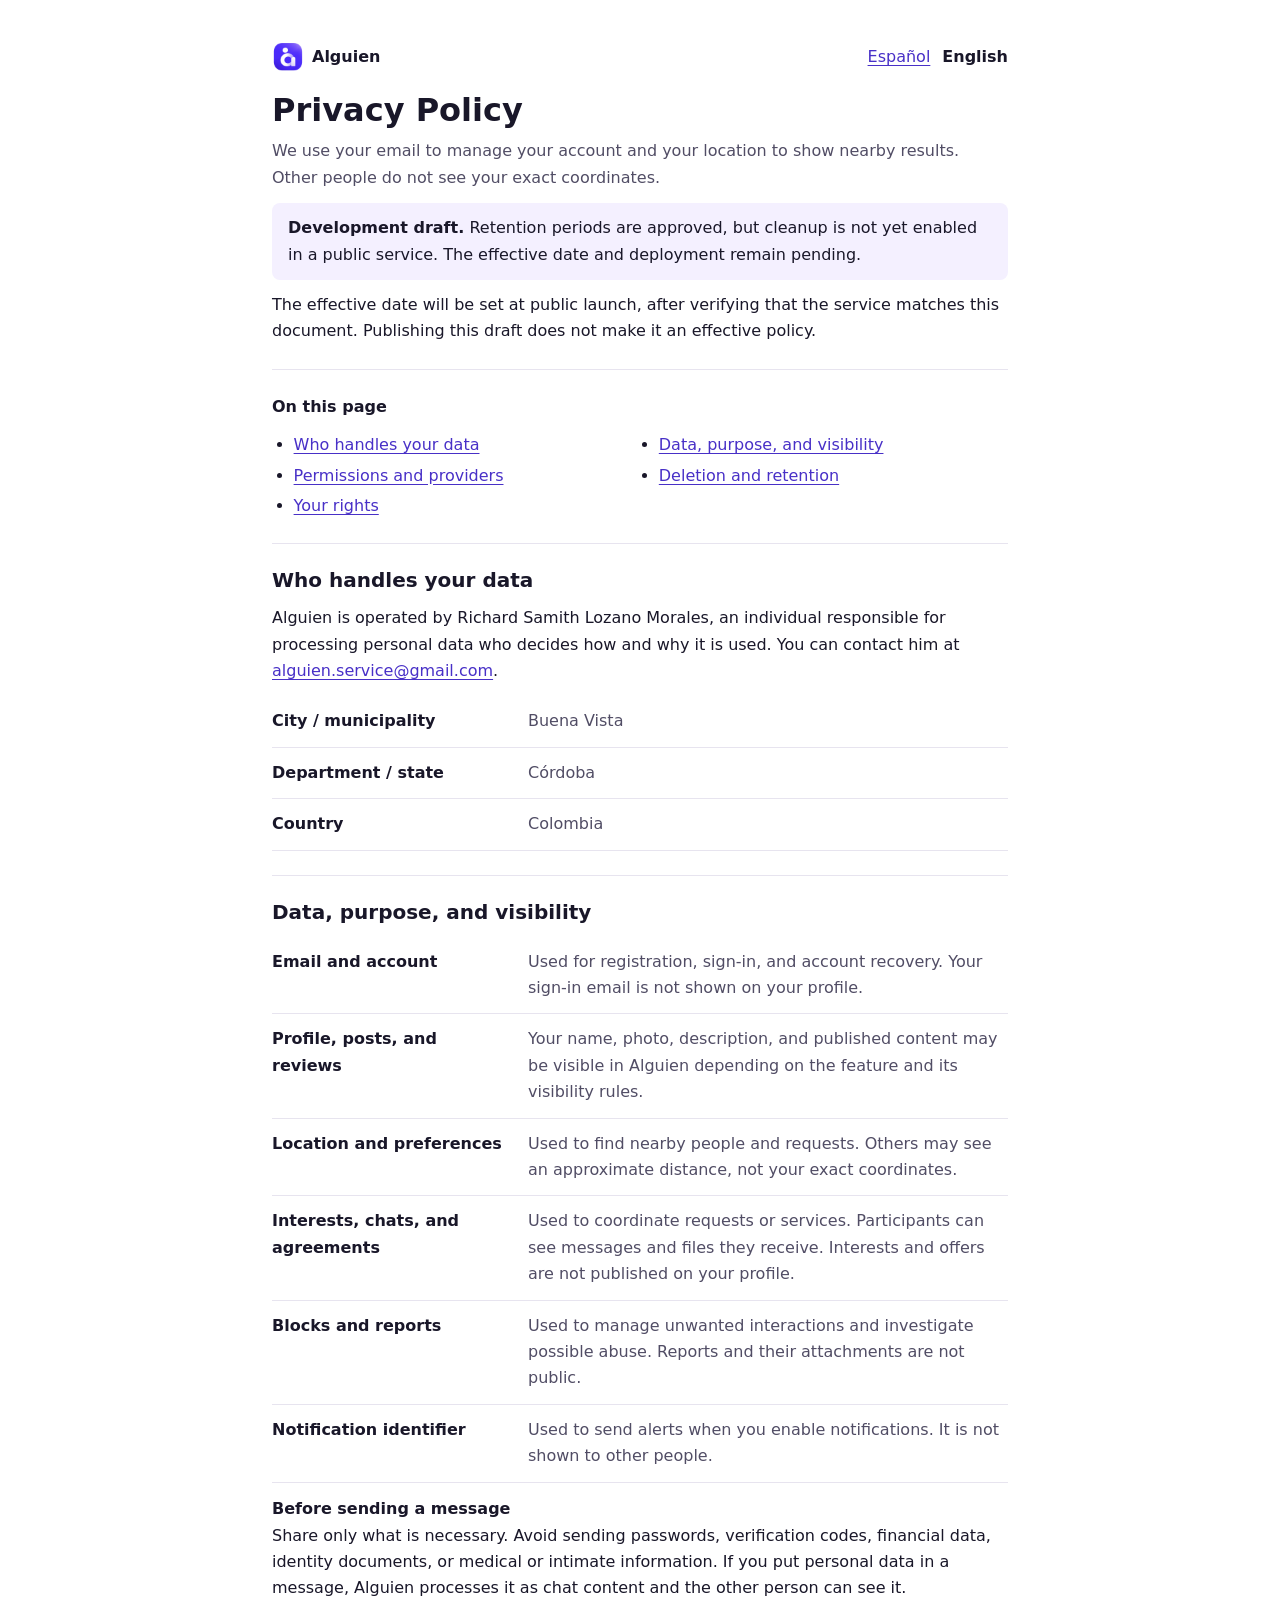
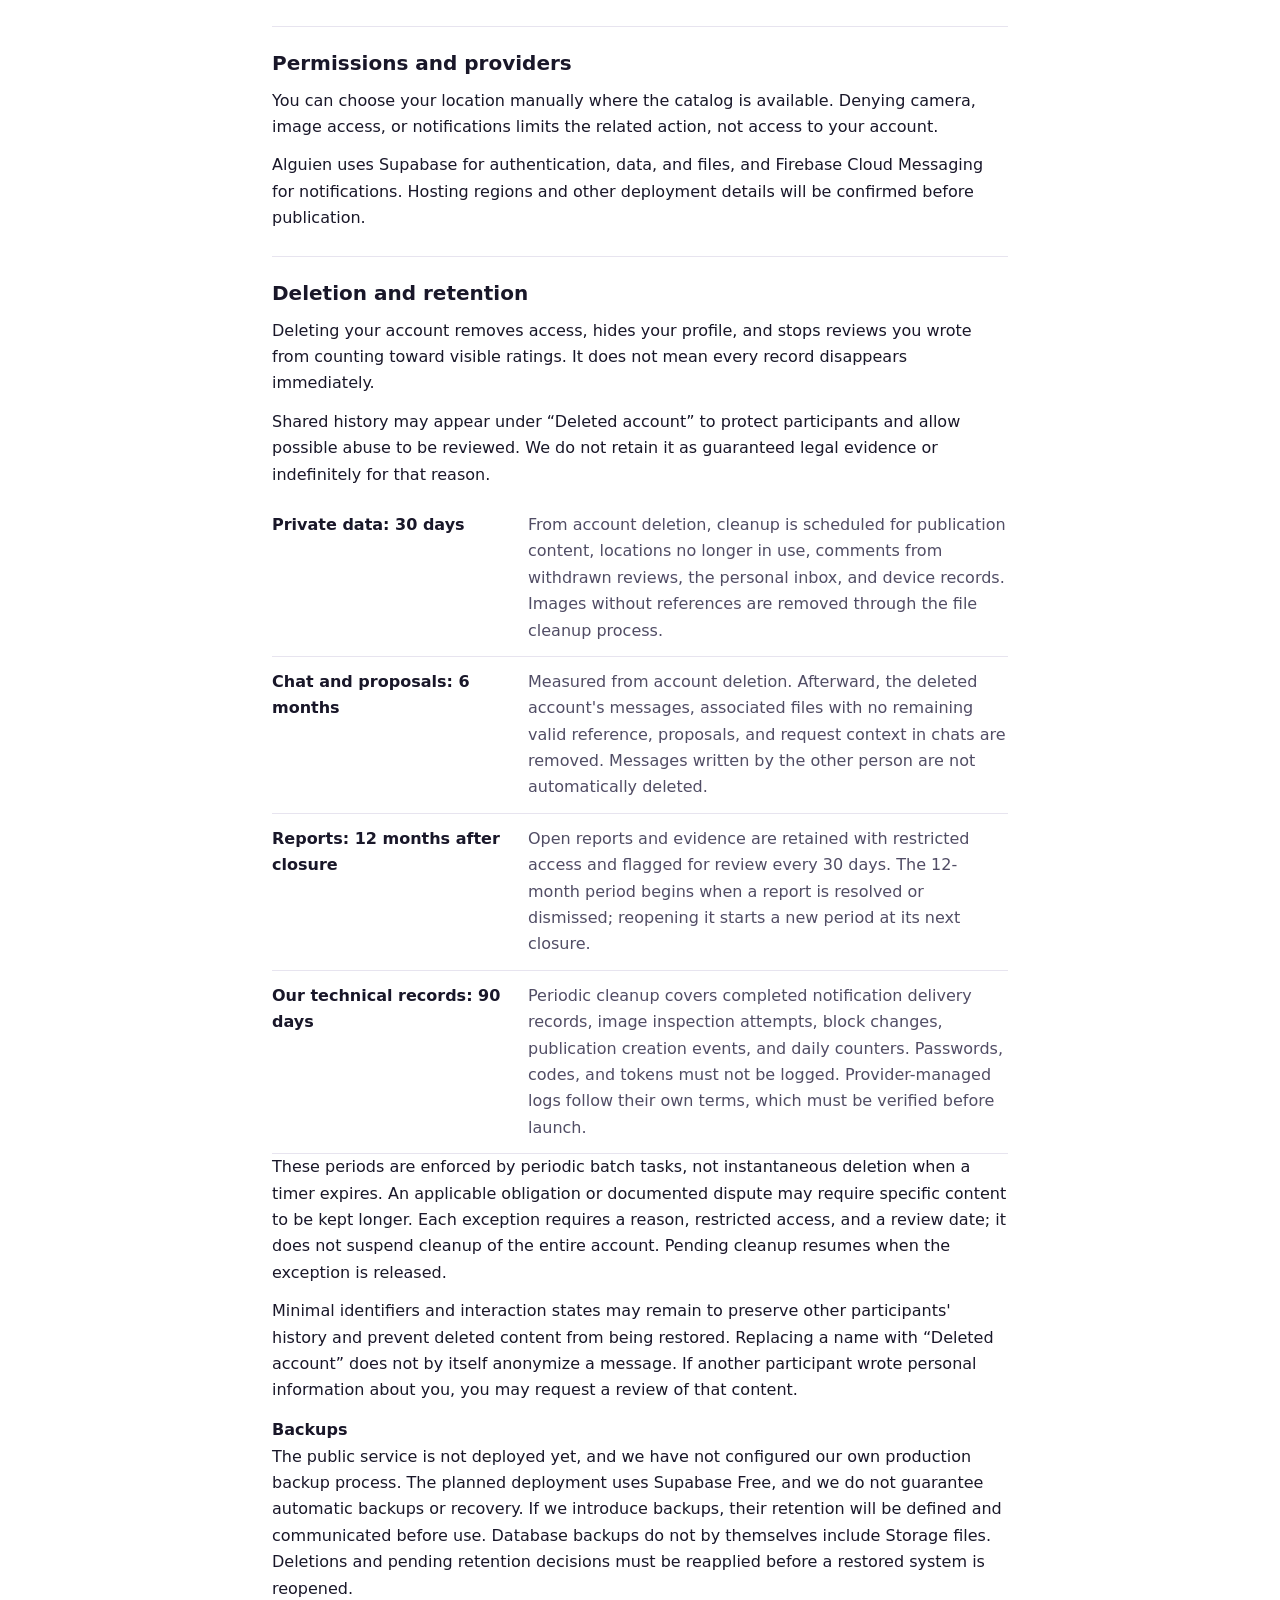
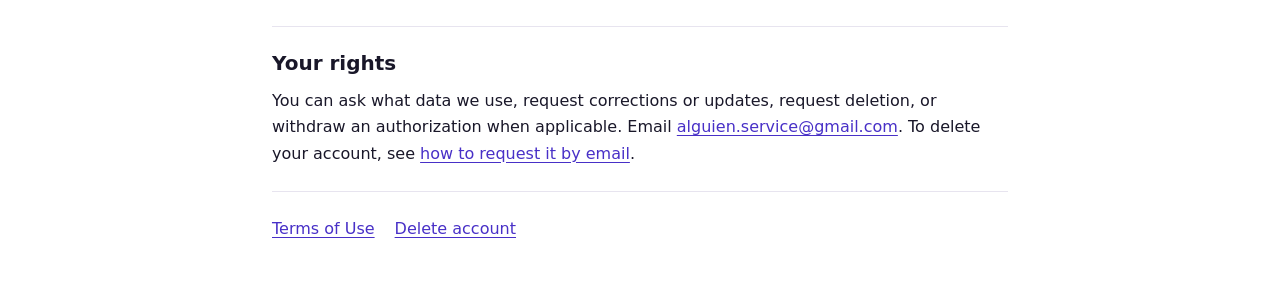
<file: en/privacy/index.html>
<!doctype html>
<html lang="en">
<meta charset="utf-8">
<meta name="viewport" content="width=device-width, initial-scale=1">
<meta name="robots" content="noindex, nofollow">
<title>Privacy Policy | Alguien</title>
<link rel="stylesheet" href="../../legal.css?v=2">
<main>
  <header class="page-header">
    <a class="brand" href="../../">Alguien</a>
    <nav class="languages" aria-label="Language">
      <a href="../../privacidad/" lang="es" hreflang="es">Español</a>
      <span aria-current="page">English</span>
    </nav>
  </header>
  <h1>Privacy Policy</h1>
  <p class="summary">We use your email to manage your account and your location to show nearby results. Other people do not see your exact coordinates.</p>
  <p class="draft"><strong>Development draft.</strong> Retention periods are approved, but cleanup is not yet enabled in a public service. The effective date and deployment remain pending.</p>
  <p>The effective date will be set at public launch, after verifying that the service matches this document. Publishing this draft does not make it an effective policy.</p>
  <nav class="index" aria-label="On this page">
    <p>On this page</p>
    <ul>
      <li><a href="#controller">Who handles your data</a></li>
      <li><a href="#data">Data, purpose, and visibility</a></li>
      <li><a href="#permissions">Permissions and providers</a></li>
      <li><a href="#retention">Deletion and retention</a></li>
      <li><a href="#rights">Your rights</a></li>
    </ul>
  </nav>
  <section id="controller">
    <h2>Who handles your data</h2>
    <p>Alguien is operated by Richard Samith Lozano Morales, an individual responsible for processing personal data who decides how and why it is used. You can contact him at <a href="mailto:alguien.service@gmail.com">alguien.service@gmail.com</a>.</p>
    <dl class="data-list">
      <div><dt>City / municipality</dt><dd>Buena Vista</dd></div>
      <div><dt>Department / state</dt><dd>Córdoba</dd></div>
      <div><dt>Country</dt><dd>Colombia</dd></div>
    </dl>
  </section>
  <section id="data">
    <h2>Data, purpose, and visibility</h2>
    <dl class="data-list">
      <div><dt>Email and account</dt><dd>Used for registration, sign-in, and account recovery. Your sign-in email is not shown on your profile.</dd></div>
      <div><dt>Profile, posts, and reviews</dt><dd>Your name, photo, description, and published content may be visible in Alguien depending on the feature and its visibility rules.</dd></div>
      <div><dt>Location and preferences</dt><dd>Used to find nearby people and requests. Others may see an approximate distance, not your exact coordinates.</dd></div>
      <div><dt>Interests, chats, and agreements</dt><dd>Used to coordinate requests or services. Participants can see messages and files they receive. Interests and offers are not published on your profile.</dd></div>
      <div><dt>Blocks and reports</dt><dd>Used to manage unwanted interactions and investigate possible abuse. Reports and their attachments are not public.</dd></div>
      <div><dt>Notification identifier</dt><dd>Used to send alerts when you enable notifications. It is not shown to other people.</dd></div>
    </dl>
    <h3>Before sending a message</h3>
    <p>Share only what is necessary. Avoid sending passwords, verification codes, financial data, identity documents, or medical or intimate information. If you put personal data in a message, Alguien processes it as chat content and the other person can see it.</p>
  </section>
  <section id="permissions">
    <h2>Permissions and providers</h2>
    <p>You can choose your location manually where the catalog is available. Denying camera, image access, or notifications limits the related action, not access to your account.</p>
    <p>Alguien uses Supabase for authentication, data, and files, and Firebase Cloud Messaging for notifications. Hosting regions and other deployment details will be confirmed before publication.</p>
  </section>
  <section id="retention">
    <h2>Deletion and retention</h2>
    <p>Deleting your account removes access, hides your profile, and stops reviews you wrote from counting toward visible ratings. It does not mean every record disappears immediately.</p>
    <p>Shared history may appear under “Deleted account” to protect participants and allow possible abuse to be reviewed. We do not retain it as guaranteed legal evidence or indefinitely for that reason.</p>
    <dl class="data-list">
      <div><dt>Private data: 30 days</dt><dd>From account deletion, cleanup is scheduled for publication content, locations no longer in use, comments from withdrawn reviews, the personal inbox, and device records. Images without references are removed through the file cleanup process.</dd></div>
      <div><dt>Chat and proposals: 6 months</dt><dd>Measured from account deletion. Afterward, the deleted account's messages, associated files with no remaining valid reference, proposals, and request context in chats are removed. Messages written by the other person are not automatically deleted.</dd></div>
      <div><dt>Reports: 12 months after closure</dt><dd>Open reports and evidence are retained with restricted access and flagged for review every 30 days. The 12-month period begins when a report is resolved or dismissed; reopening it starts a new period at its next closure.</dd></div>
      <div><dt>Our technical records: 90 days</dt><dd>Periodic cleanup covers completed notification delivery records, image inspection attempts, block changes, publication creation events, and daily counters. Passwords, codes, and tokens must not be logged. Provider-managed logs follow their own terms, which must be verified before launch.</dd></div>
    </dl>
    <p>These periods are enforced by periodic batch tasks, not instantaneous deletion when a timer expires. An applicable obligation or documented dispute may require specific content to be kept longer. Each exception requires a reason, restricted access, and a review date; it does not suspend cleanup of the entire account. Pending cleanup resumes when the exception is released.</p>
    <p>Minimal identifiers and interaction states may remain to preserve other participants' history and prevent deleted content from being restored. Replacing a name with “Deleted account” does not by itself anonymize a message. If another participant wrote personal information about you, you may request a review of that content.</p>
    <h3>Backups</h3>
    <p>The public service is not deployed yet, and we have not configured our own production backup process. The planned deployment uses Supabase Free, and we do not guarantee automatic backups or recovery. If we introduce backups, their retention will be defined and communicated before use. Database backups do not by themselves include Storage files. Deletions and pending retention decisions must be reapplied before a restored system is reopened.</p>
  </section>
  <section id="rights">
    <h2>Your rights</h2>
    <p>You can ask what data we use, request corrections or updates, request deletion, or withdraw an authorization when applicable. Email <a href="mailto:alguien.service@gmail.com">alguien.service@gmail.com</a>. To delete your account, see <a href="../delete-account/#email">how to request it by email</a>.</p>
  </section>
  <nav class="related" aria-label="Related documents">
    <a href="../terms/">Terms of Use</a>
    <a href="../delete-account/">Delete account</a>
  </nav>
</main>
</html>
</file>
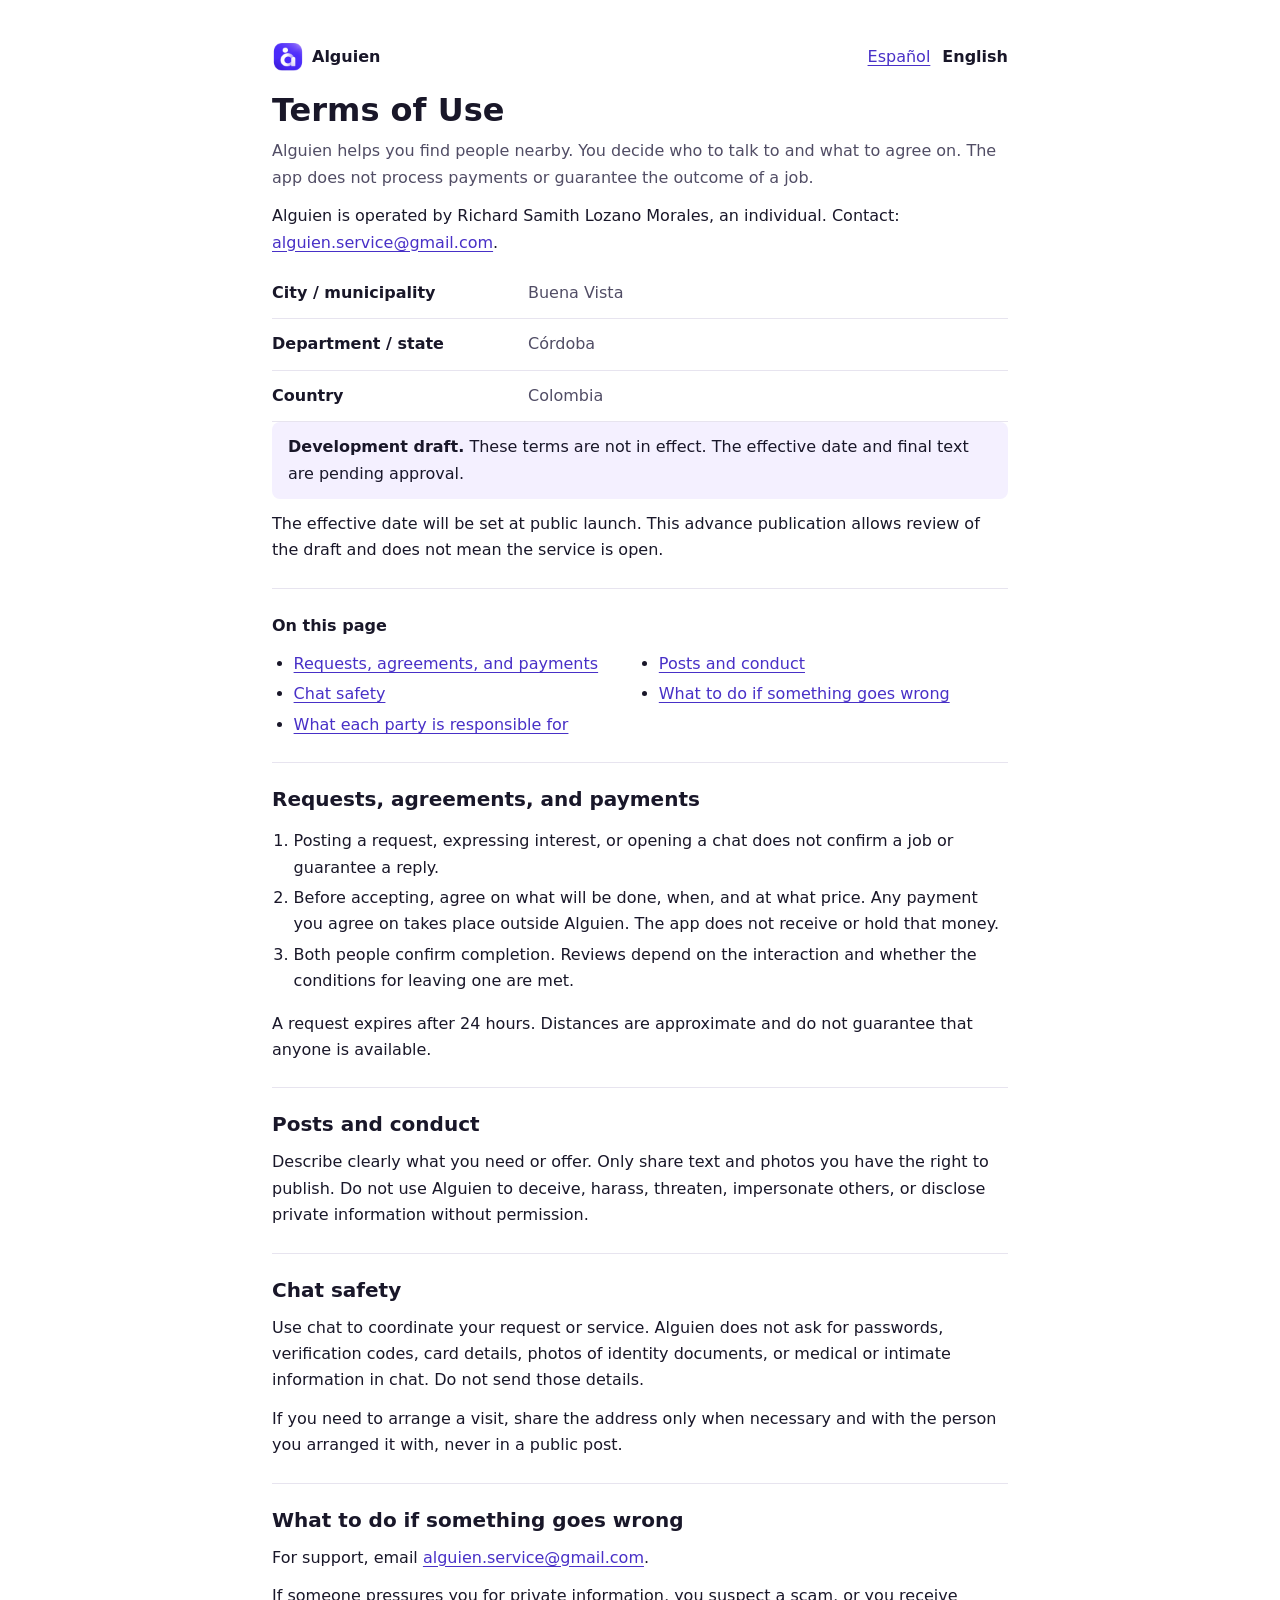
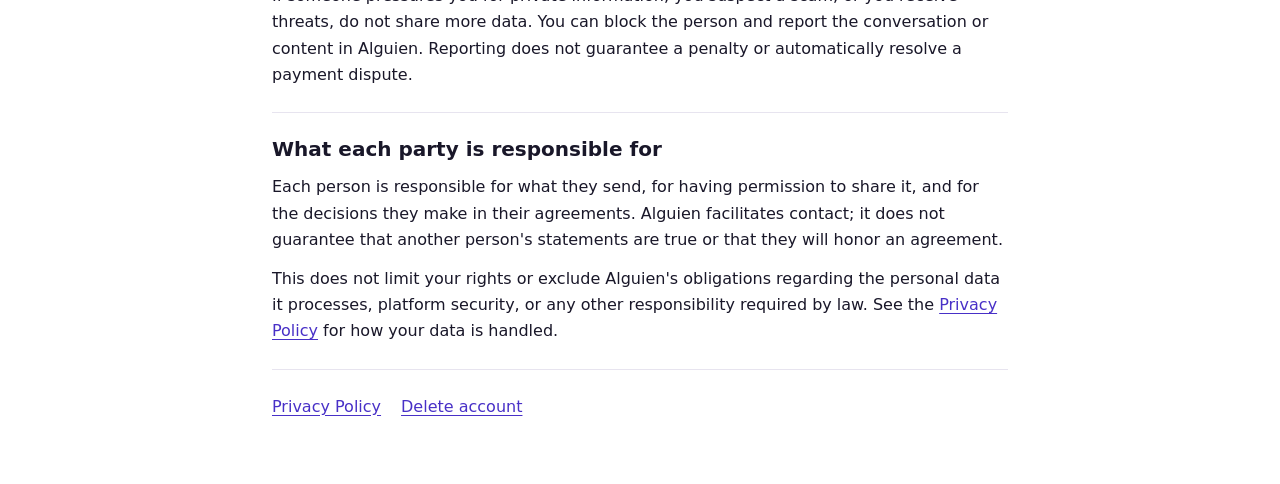
<file: en/terms/index.html>
<!doctype html>
<html lang="en">
<meta charset="utf-8">
<meta name="viewport" content="width=device-width, initial-scale=1">
<meta name="robots" content="noindex, nofollow">
<title>Terms of Use | Alguien</title>
<link rel="stylesheet" href="../../legal.css?v=2">
<main>
  <header class="page-header">
    <a class="brand" href="../../">Alguien</a>
    <nav class="languages" aria-label="Language">
      <a href="../../terminos/" lang="es" hreflang="es">Español</a>
      <span aria-current="page">English</span>
    </nav>
  </header>
  <h1>Terms of Use</h1>
  <p class="summary">Alguien helps you find people nearby. You decide who to talk to and what to agree on. The app does not process payments or guarantee the outcome of a job.</p>
  <p>Alguien is operated by Richard Samith Lozano Morales, an individual. Contact: <a href="mailto:alguien.service@gmail.com">alguien.service@gmail.com</a>.</p>
  <dl class="data-list">
    <div><dt>City / municipality</dt><dd>Buena Vista</dd></div>
    <div><dt>Department / state</dt><dd>Córdoba</dd></div>
    <div><dt>Country</dt><dd>Colombia</dd></div>
  </dl>
  <p class="draft"><strong>Development draft.</strong> These terms are not in effect. The effective date and final text are pending approval.</p>
  <p>The effective date will be set at public launch. This advance publication allows review of the draft and does not mean the service is open.</p>
  <nav class="index" aria-label="On this page">
    <p>On this page</p>
    <ul>
      <li><a href="#agreements">Requests, agreements, and payments</a></li>
      <li><a href="#conduct">Posts and conduct</a></li>
      <li><a href="#chat">Chat safety</a></li>
      <li><a href="#problems">What to do if something goes wrong</a></li>
      <li><a href="#responsibility">What each party is responsible for</a></li>
    </ul>
  </nav>
  <section id="agreements">
    <h2>Requests, agreements, and payments</h2>
    <ol>
      <li>Posting a request, expressing interest, or opening a chat does not confirm a job or guarantee a reply.</li>
      <li>Before accepting, agree on what will be done, when, and at what price. Any payment you agree on takes place outside Alguien. The app does not receive or hold that money.</li>
      <li>Both people confirm completion. Reviews depend on the interaction and whether the conditions for leaving one are met.</li>
    </ol>
    <p>A request expires after 24 hours. Distances are approximate and do not guarantee that anyone is available.</p>
  </section>
  <section id="conduct">
    <h2>Posts and conduct</h2>
    <p>Describe clearly what you need or offer. Only share text and photos you have the right to publish. Do not use Alguien to deceive, harass, threaten, impersonate others, or disclose private information without permission.</p>
  </section>
  <section id="chat">
    <h2>Chat safety</h2>
    <p>Use chat to coordinate your request or service. Alguien does not ask for passwords, verification codes, card details, photos of identity documents, or medical or intimate information in chat. Do not send those details.</p>
    <p>If you need to arrange a visit, share the address only when necessary and with the person you arranged it with, never in a public post.</p>
  </section>
  <section id="problems">
    <h2>What to do if something goes wrong</h2>
    <p>For support, email <a href="mailto:alguien.service@gmail.com">alguien.service@gmail.com</a>.</p>
    <p>If someone pressures you for private information, you suspect a scam, or you receive threats, do not share more data. You can block the person and report the conversation or content in Alguien. Reporting does not guarantee a penalty or automatically resolve a payment dispute.</p>
  </section>
  <section id="responsibility">
    <h2>What each party is responsible for</h2>
    <p>Each person is responsible for what they send, for having permission to share it, and for the decisions they make in their agreements. Alguien facilitates contact; it does not guarantee that another person's statements are true or that they will honor an agreement.</p>
    <p>This does not limit your rights or exclude Alguien's obligations regarding the personal data it processes, platform security, or any other responsibility required by law. See the <a href="../privacy/">Privacy Policy</a> for how your data is handled.</p>
  </section>
  <nav class="related" aria-label="Related documents">
    <a href="../privacy/">Privacy Policy</a>
    <a href="../delete-account/">Delete account</a>
  </nav>
</main>
</html>
</file>
<file: legal.css>
:root {
  color-scheme: light;
  font: 100%/1.65 system-ui, sans-serif;
  --ink: #191729;
  --muted: #514d65;
  --accent: #4830c7;
  --line: #e7e4ef;
  --notice: #f4f0ff;
  color: var(--ink);
  background: #fff;
}
body { margin: 0; }
main { max-width: 46rem; margin-inline: auto; padding: 1.5rem 1.25rem 3rem; }
h1, h2, h3 { line-height: 1.25; }
h1 { font-size: 2rem; margin: .75rem 0 .5rem; }
h2 { font-size: 1.25rem; margin: 0 0 .75rem; }
h3 { font-size: 1rem; margin: 1rem 0 .25rem; }
p { margin: 0 0 .75rem; }
ul, ol { padding-inline-start: 1.35rem; }
li + li { margin-block-start: .25rem; }
a { color: var(--accent); text-underline-offset: .2em; }
a:focus-visible { outline: 2px solid var(--accent); outline-offset: .25rem; }
.page-header { display: flex; flex-wrap: wrap; align-items: center; justify-content: space-between; gap: .5rem 1rem; }
.brand { display: inline-flex; align-items: center; gap: .5rem; color: var(--ink); font-weight: 700; text-decoration: none; }
.brand::before { content: ""; width: 2rem; height: 2rem; flex: none; border-radius: .5rem; background: url("icons/Icon-192.png") center / contain no-repeat; }
.languages { display: flex; flex-wrap: wrap; gap: 0 .75rem; align-items: center; }
.languages a { padding-block: .5rem; }
.languages [aria-current] { font-weight: 700; }
main { overflow-wrap: anywhere; }
.summary { color: var(--muted); }
.draft { padding: .75rem 1rem; border-radius: .5rem; background: var(--notice); }
.index, section, .related { border-block-start: 1px solid var(--line); margin-block-start: 1.5rem; padding-block-start: 1.5rem; }
.index p { font-weight: 700; }
.index ul { margin-block: 0; }
.related { display: flex; flex-wrap: wrap; gap: .5rem 1.25rem; }
.data-list { margin: 0; }
.data-list div { padding-block: .75rem; border-block-end: 1px solid var(--line); }
.data-list dt { font-weight: 700; }
.data-list dd { margin: .25rem 0 0; color: var(--muted); }
@media (min-width: 40rem) {
  main { padding: 2.25rem 2rem 4rem; }
  .index ul { display: grid; grid-template-columns: repeat(2, minmax(0, 1fr)); gap: .25rem 1rem; }
  .index li + li { margin: 0; }
  .data-list div { display: grid; grid-template-columns: minmax(0, 1fr) minmax(0, 2fr); gap: 1rem; }
  .data-list dd { margin: 0; }
}
</file>
